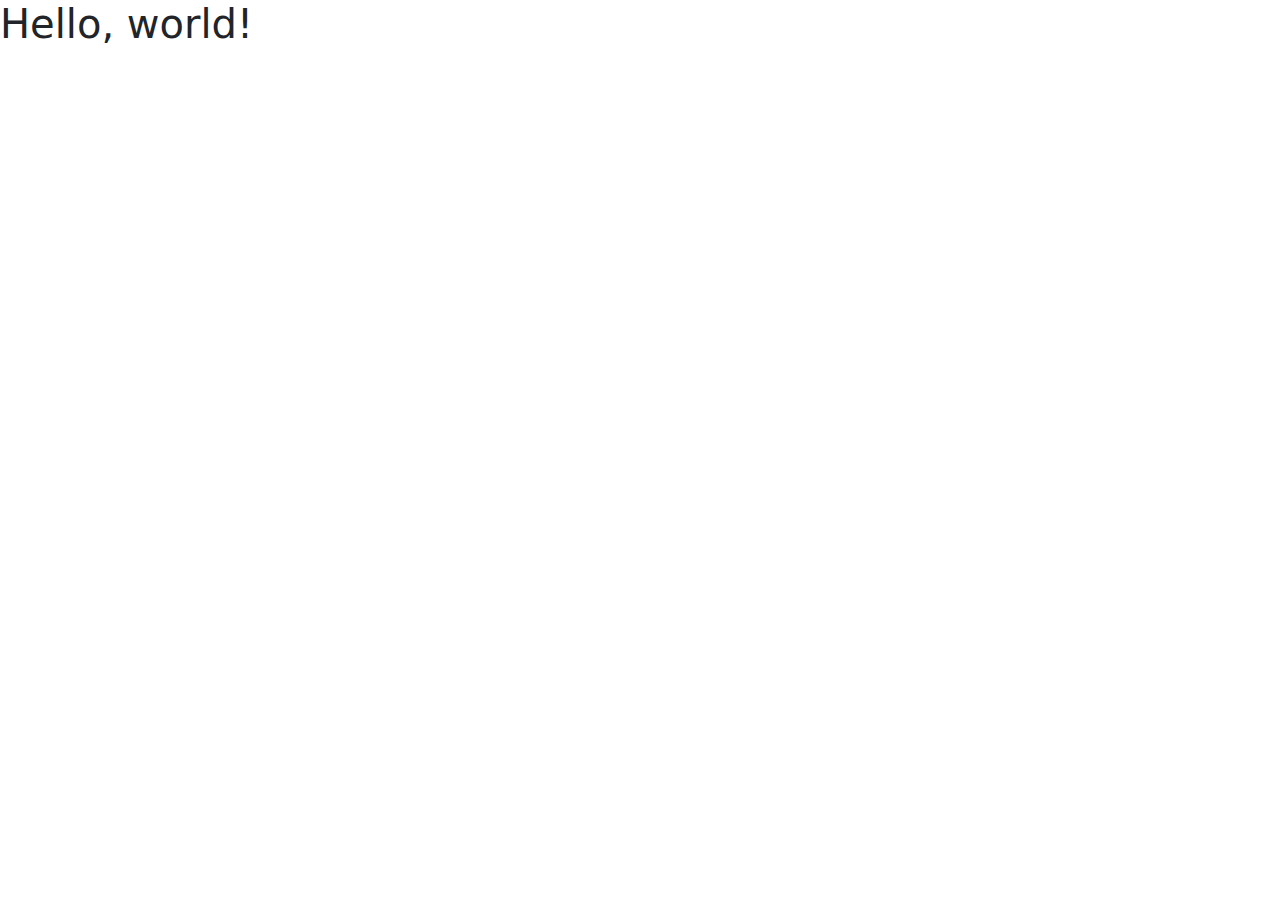
<file: Bootstrap/index.html>
<!doctype html>
<html lang="zh-CN">
<head>
    <!-- 必须的 meta 标签 -->
    <meta charset="utf-8">
    <meta name="viewport" content="width=device-width, initial-scale=1, shrink-to-fit=no">

    <!-- Bootstrap 的 CSS 文件 -->
    <link rel="stylesheet" href="static/css/bootstrap.min.css">
    <!-- 选项 1：jQuery 和 Bootstrap 集成包（集成了 Popper） -->
    <script src="https://cdn.jsdelivr.net/npm/jquery@3.5.1/dist/jquery.slim.min.js" integrity="sha384-DfXdz2htPH0lsSSs5nCTpuj/zy4C+OGpamoFVy38MVBnE+IbbVYUew+OrCXaRkfj" crossorigin="anonymous"></script>
    <script src="static/js/bootstrap.bundle.min.js" ></script>
    <title>Hello, world!</title>
</head>
<body>
    <h1>Hello, world!</h1>
</body>
</html>
</file>
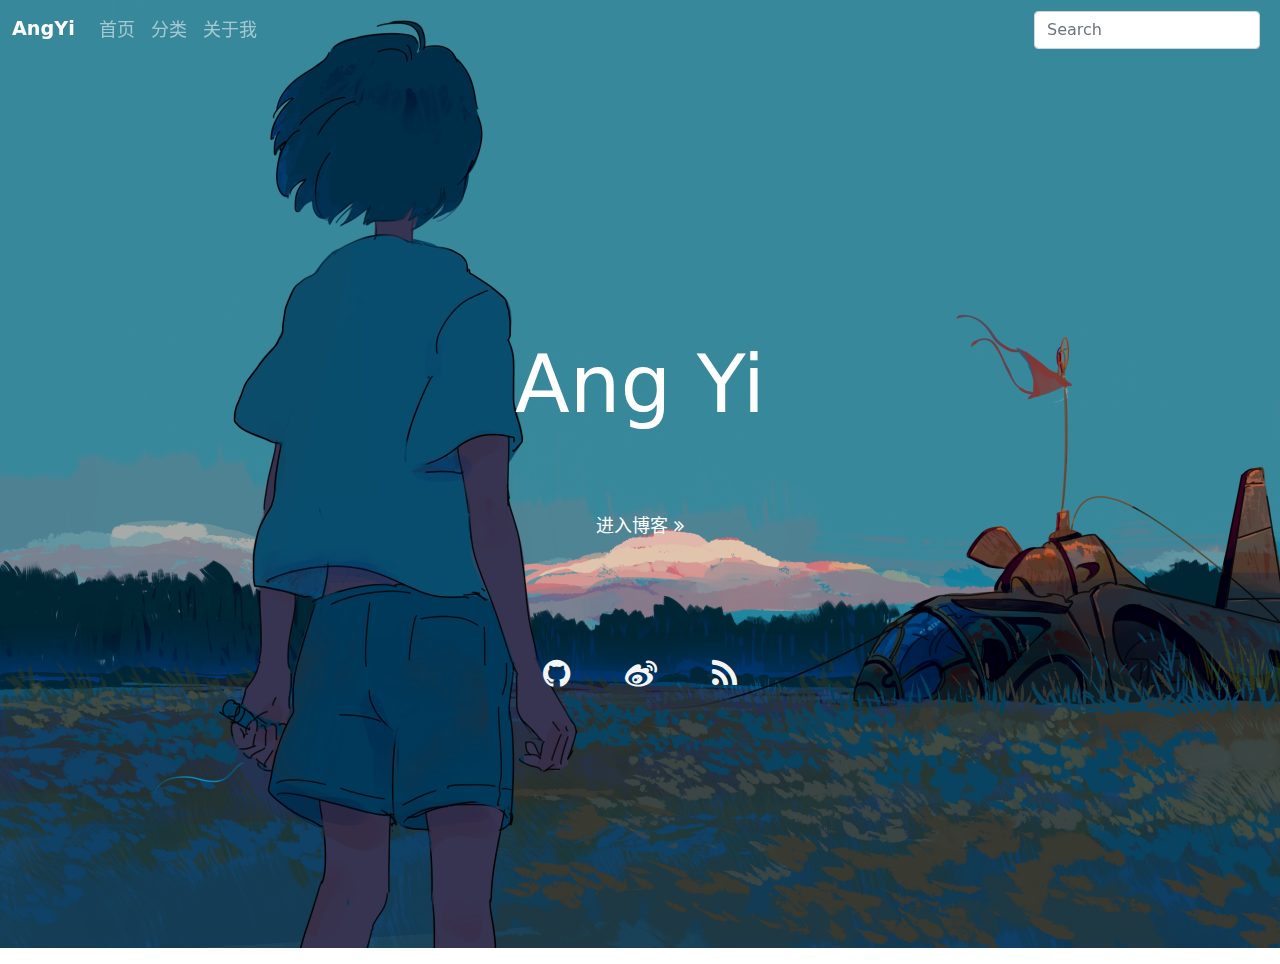
<file: Bootstrap/welcome.html>
<!doctype html>
<html lang="zh-CN">
<head>
  <!-- 必须的 meta 标签 -->
  <meta charset="utf-8">
  <meta name="viewport" content="width=device-width, initial-scale=1, shrink-to-fit=yes">

  <!-- Bootstrap 的 CSS 文件 -->
  <link rel="stylesheet" href="static/css/bootstrap.min.css">
  <link rel="stylesheet" href="static/css/my-class.css">
  <link rel="stylesheet" href="static/css/font-awesome.min.css">
  <!-- 选项 1：jQuery 和 Bootstrap 集成包（集成了 Popper） -->
  <script src="https://cdn.jsdelivr.net/npm/jquery@3.5.1/dist/jquery.slim.min.js" integrity="sha384-DfXdz2htPH0lsSSs5nCTpuj/zy4C+OGpamoFVy38MVBnE+IbbVYUew+OrCXaRkfj" crossorigin="anonymous"></script>
  <script src="static/js/bootstrap.bundle.min.js" ></script>
  <title>Hello, world!</title>
</head>
<body>

<nav class="navbar navbar-expand-md navbar-dark fixed-top bg-transparent">
  <div class="container-fluid">
    <a class="my-font-h1 navbar-brand" href="#">AngYi</a>
    <button class="navbar-toggler" type="button" data-bs-toggle="collapse" data-bs-target="#navbarCollapse" aria-controls="navbarCollapse" aria-expanded="false" aria-label="Toggle navigation">
      <span class="navbar-toggler-icon"></span>
    </button>
    <div class="collapse navbar-collapse" id="navbarCollapse">
      <ul class="navbar-nav me-auto mb-2 mb-md-0">
        <li class="nav-item">
          <a class="nav-link my-font-h2" aria-current="page" href="#">首页</a>
        </li>
        <li class="nav-item">
          <a class="nav-link my-font-h2" aria-current="page" href="#">分类</a>
        </li>
        <li class="nav-item">
          <a class="nav-link my-font-h2" href="#" aria-current="page" >关于我</a>
        </li>
      </ul>
      <form class="d-flex">
        <input class="form-control me-2" type="search" placeholder="Search" aria-label="Search">
<!--        <button class="btn btn-outline" type="submit">Search</button>-->
      </form>
    </div>
  </div>
</nav>

<!--轮播图-->
<!--<div id="carousel-example-generic" class="carousel slide" data-ride="carousel">-->
<!--  &lt;!&ndash; 指示器 &ndash;&gt;-->
<!--  <ol class="carousel-indicators">-->
<!--    <li data-target="#carousel-example-generic" data-slide-to="0" class="active"></li>-->
<!--    <li data-target="#carousel-example-generic" data-slide-to="1"></li>-->
<!--    <li data-target="#carousel-example-generic" data-slide-to="2"></li>-->
<!--  </ol>-->
  <!-- 轮播图片及说明文字 -->
<!--  <div class="carousel-inner" role="listbox">-->
<!--    <div class="item active">-->
<!--      <a href="#" class="pc_imgBox hidden-xs pc_hight" style="background-image: url('./static/img/welcom.jpg')"></a>-->
<!--      <a href="#" class="m_imgBox hidden-lg hidden-md hidden-sm"><img src="./static/img/welcom.jpg" alt=""></a>-->
<!--    </div>-->
<!--    <div class="item ">-->
<!--      <a href="#" class="pc_imgBox hidden-xs pc_hight" style="background-image: url('./static/img/welcom.jpg')"></a>-->
<!--      <a href="#" class="m_imgBox hidden-lg hidden-md hidden-sm"><img src="./static/img/welcom.jpg" alt=""></a>-->
<!--    </div>-->
<!--    <div class="item ">-->
<!--      <a href="#" class="pc_imgBox hidden-xs pc_hight" style="background-image: url('./static/img/welcom.jpg')"></a>-->
<!--      <a href="#" class="m_imgBox hidden-lg hidden-md hidden-sm"><img src="./static/img/welcom.jpg" alt=""></a>-->
<!--    </div>-->
<!--  </div>-->
<!--  &lt;!&ndash; 控制按钮：左右切换 &ndash;&gt;-->
<!--  <a class="left carousel-control" href="#carousel-example-generic" role="button" data-slide="prev">-->
<!--    <span class="glyphicon glyphicon-chevron-left"></span>-->
<!--  </a>-->
<!--  <a class="right carousel-control" href="#carousel-example-generic" role="button" data-slide="next">-->
<!--    <span class="glyphicon glyphicon-chevron-right"></span>-->
<!--  </a>-->
<!--</div>-->

  <img src="./static/img/wel2.png" class="col-xl-auto mx-md-auto mx-lg-auto ">
  <div class="my-absolute-center align-content-xl-center" style="font-size:80px;color: white;padding-bottom: 130px">Ang Yi</div>
  <p class="lead">
    <a href="#" class="bg-transparent my-absolute-center my-font-h2" style="text-decoration:none;padding-top: 150px"> 进入博客  <i class="fa fa-angle-double-right" aria-hidden="true"></i></a>
    <div class="align-content-xl-center my-absolute-center" style="padding-top: 450px">
      <a href="https://github.com/Flionay" style="text-decoration:none;" > <i class="fa fa-github fa-2x" style="color:whitesmoke"></i> </a>
    <a href="https://github.com/Flionay" style="text-decoration:none;" > <i class="fa fa-weibo fa-2x" style="color:whitesmoke;padding-left: 50px;padding-right: 50px"></i>  </a>
    <a href="https://github.com/Flionay" style="text-decoration:none;" > <i class="fa fa-rss fa-2x" style="color:whitesmoke"></i> </a>

    </div>

  </p>

<!--  <div class="lead">-->
<!--    <a href="https://github.com/Flionay" class="align-content-xl-center bg-transparent my-absolute-center,my-font-h2" style="text-decoration:none;padding-top: 50px" > <i class="fa fa-github"></i> </a>-->
<!--  </div>-->




</body>
</html>
</file>
<file: Bootstrap/static/css/my-class.css>
.my-font-h1{
    /*font-family: ;*/
    font-weight: bold;
    color: white;
    font-size: larger;
}

.my-font-h2{
    /*font-family: "Fira Code Retina";*/
    font-weight:normal;
    color: white;
    font-size: large;
}

.my-absolute-center{
    /*width: 200px; height: 100px;*/

    position: absolute; left: 50%; top: 50%;

    transform: translate(-50%, -50%);    /* 50%为自身尺寸的一半 */
}

.my-welcome-icon{
    color:white;!important;
    font-size: 40px;!important;
}
</file>
